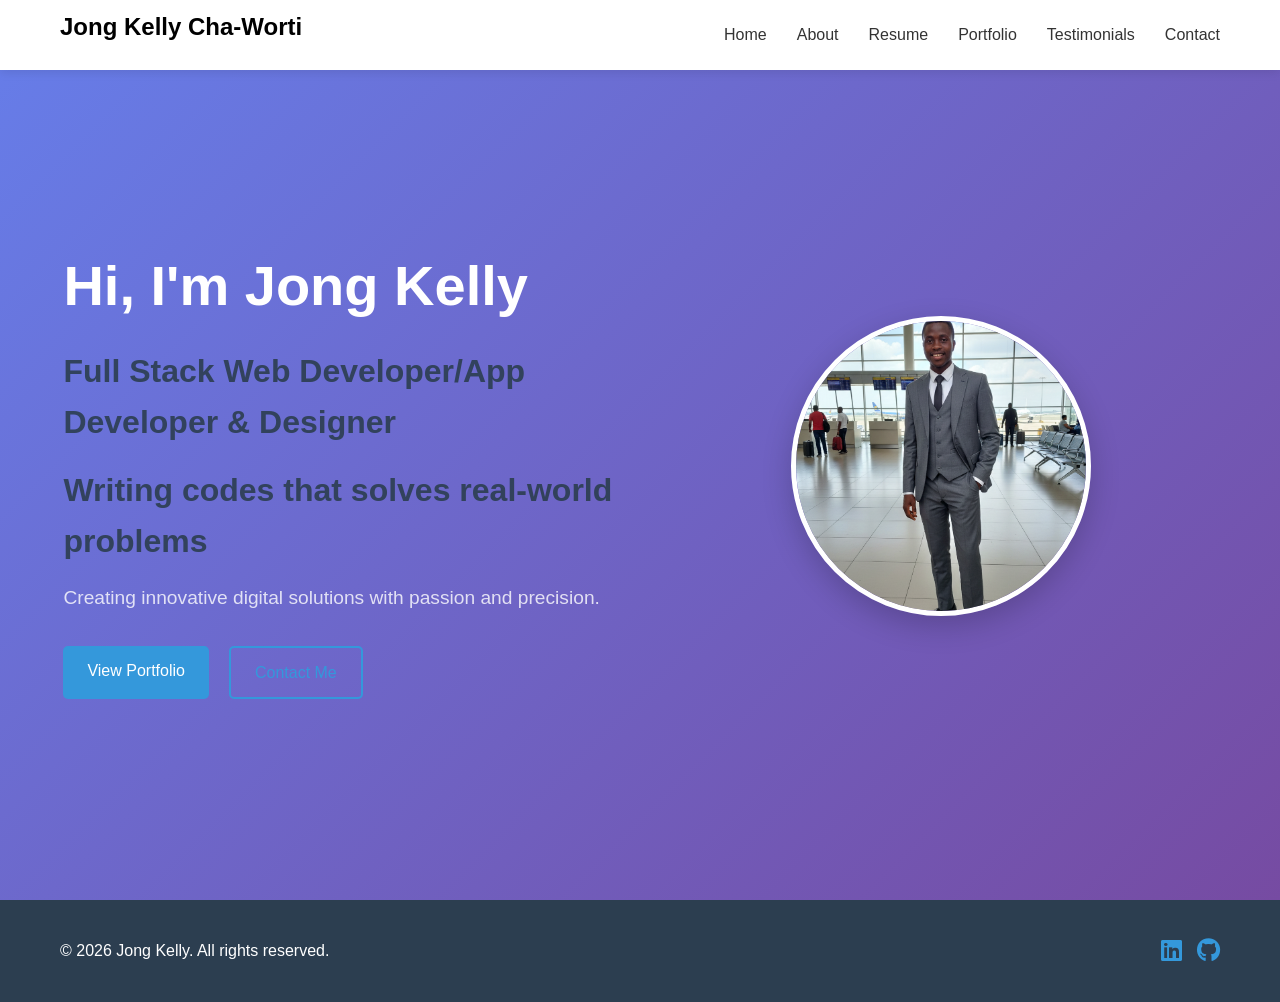
<file: index.html>
<!DOCTYPE html>
<html lang="en">
<head>
    <meta charset="UTF-8">
    <meta name="viewport" content="width=device-width, initial-scale=1.0">
    <title>Jong Kelly - Portfolio</title>
    <meta name="description" content="Personal portfolio of Jong Kelly showcasing skills, projects, and professional experience.">
    <meta name="keywords" content="portfolio, web developer, Jong Kelly, projects, resume">
    <link rel="stylesheet" href="https://cdnjs.cloudflare.com/ajax/libs/font-awesome/6.0.0/css/all.min.css">
    <link rel="stylesheet" href="css/style.css">
    <link rel="icon" href="images/favicon.ico" type="image/x-icon">
</head>
<body>
    <header>
        <nav>
            <div class="nav-container">
                <h1 class="logo">Jong Kelly Cha-Worti</h1>
                <ul class="nav-menu">
                    <li><a href="#home">Home</a></li>
                    <li><a href="about.html">About</a></li>
                    <li><a href="resume.html">Resume</a></li>
                    <li><a href="portfolio.html">Portfolio</a></li>
                    <li><a href="testimonials.html">Testimonials</a></li>
                    <li><a href="contact.html">Contact</a></li>
                </ul>
                <div class="hamburger">
                    <span></span>
                    <span></span>
                    <span></span>
                </div>
            </div>
        </nav>
    </header>

    <main>
        <section id="home" class="hero">
            <div class="hero-content">
                <div class="hero-text">
                    <h1>Hi, I'm Jong Kelly</h1>
                    <h2>Full Stack Web Developer/App Developer & Designer</h2>
                    <h2>Writing codes that solves real-world problems</h2>
                    <p>Creating innovative digital solutions with passion and precision.</p>
                    <div class="cta-buttons">
                        <a href="portfolio.html" class="btn primary">View Portfolio</a>
                        <a href="contact.html" class="btn secondary">Contact Me</a>
                    </div>
                </div>
                <div class="hero-image">
                    <img src="Kelly Popo.png" alt="Jong Kelly - Professional Portrait" loading="lazy">
                </div>
            </div>
        </section>
    </main>

    <footer>
        <div class="footer-content">
            <p>&copy; 2026 Jong Kelly. All rights reserved.</p>
            <div class="social-links">
                <a href="https://www.linkedin.com/in/jong-kelly-cha-worti-39565b392?utm_source=share_via&utm_content=profile&utm_medium=member_android" target="_blank" aria-label="LinkedIn"><i class="fab fa-linkedin"></i></a>
                <a href="https://github.com/jongkelly37-create" target="_blank" aria-label="Github"><i class="fab fa-github"></i></a>
            </div>
        </div>
    </footer>

    <script src="js/script.js"></script>
</body>
</html>
</file>
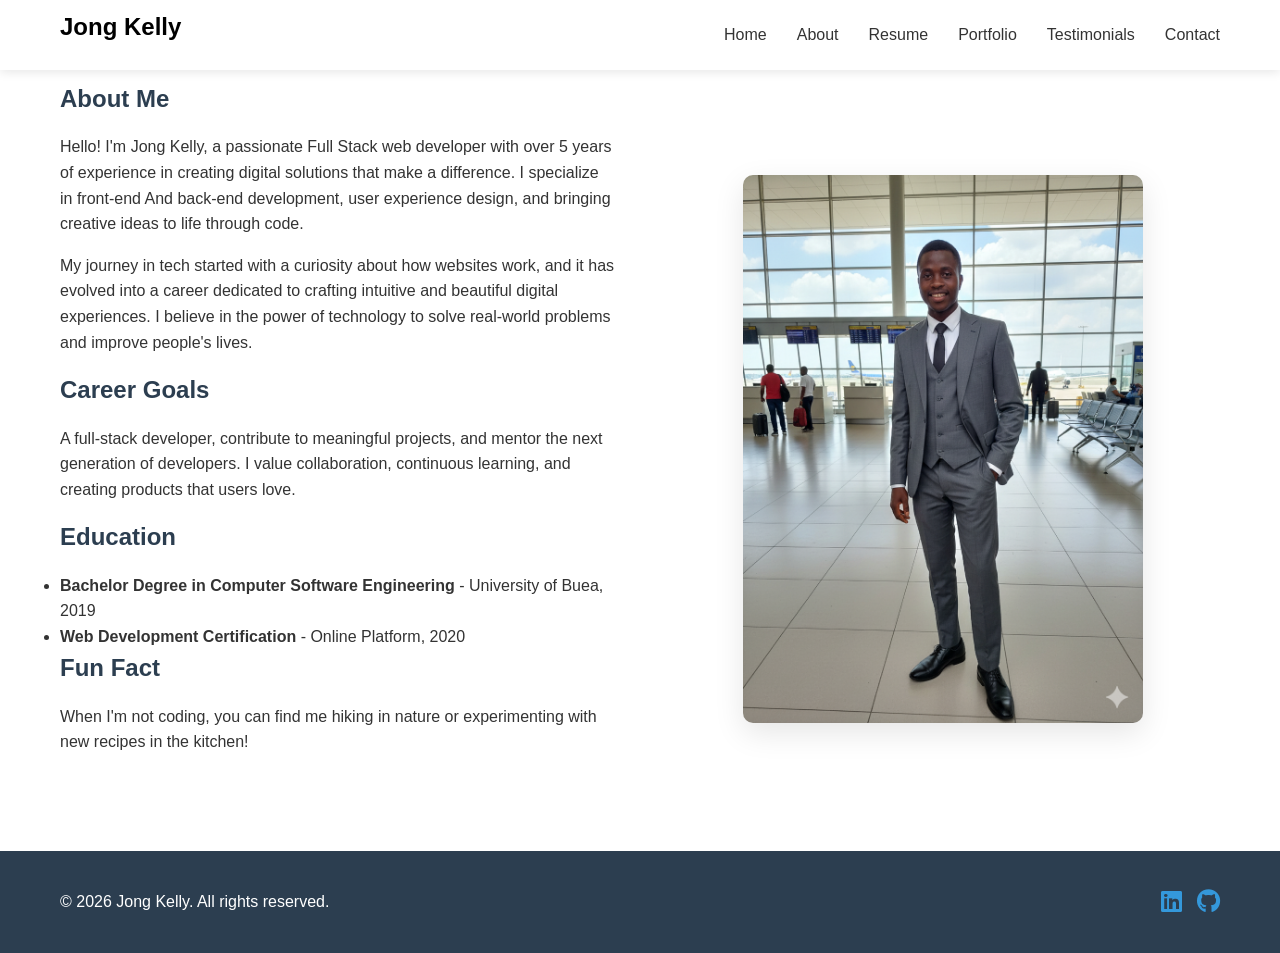
<file: about.html>
<!DOCTYPE html>
<html lang="en">
<head>
    <meta charset="UTF-8">
    <meta name="viewport" content="width=device-width, initial-scale=1.0">
    <title>About Me - Jong Kelly</title>
    <meta name="description" content="Learn more about Jong Kelly's background, career goals, and professional journey.">
    <link rel="stylesheet" href="https://cdnjs.cloudflare.com/ajax/libs/font-awesome/6.0.0/css/all.min.css">
    <link rel="stylesheet" href="css/style.css">
</head>
<body>
    <header>
        <nav>
            <div class="nav-container">
                <h1 class="logo">Jong Kelly</h1>
                <ul class="nav-menu">
                    <li><a href="index.html">Home</a></li>
                    <li><a href="about.html">About</a></li>
                    <li><a href="resume.html">Resume</a></li>
                    <li><a href="portfolio.html">Portfolio</a></li>
                    <li><a href="testimonials.html">Testimonials</a></li>
                    <li><a href="contact.html">Contact</a></li>
                </ul>
                <div class="hamburger">
                    <span></span>
                    <span></span>
                    <span></span>
                </div>
            </div>
        </nav>
    </header>

    <main>
        <section class="about">
            <div class="container">
                <h1>About Me</h1>
                <div class="about-content">
                    <div class="about-text">
                        <p>Hello! I'm Jong Kelly, a passionate Full Stack web developer with over 5 years of experience in creating digital solutions that make a difference. I specialize in front-end And back-end development, user experience design, and bringing creative ideas to life through code.</p>
                        <p>My journey in tech started with a curiosity about how websites work, and it has evolved into a career dedicated to crafting intuitive and beautiful digital experiences. I believe in the power of technology to solve real-world problems and improve people's lives.</p>
                        <h2>Career Goals</h2>
                        <p>A full-stack developer, contribute to meaningful projects, and mentor the next generation of developers. I value collaboration, continuous learning, and creating products that users love.</p>
                        <h2>Education</h2>
                        <ul>
                            <li><strong>Bachelor Degree in Computer Software Engineering</strong> - University of Buea, 2019</li>
                            <li><strong>Web Development Certification</strong> - Online Platform, 2020</li>
                        </ul>
                        <h2>Fun Fact</h2>
                        <p>When I'm not coding, you can find me hiking in nature or experimenting with new recipes in the kitchen!</p>
                    </div>
                    <div class="about-image">
                        <img src="Kelly Popo.png" alt="Jong Kelly working on a project" loading="lazy">
                    </div>
                </div>
            </div>
        </section>
    </main>

    <footer>
        <div class="footer-content">
            <p>&copy; 2026 Jong Kelly. All rights reserved.</p>
            <div class="social-links">
                <a href="https://www.linkedin.com/in/jong-kelly-cha-worti-39565b392?utm_source=share_via&utm_content=profile&utm_medium=member_android" target="_blank" aria-label="LinkedIn"><i class="fab fa-linkedin"></i></a>
                <a href="https://github.com/jongkelly37-create" target="_blank" aria-label="Github"><i class="fab fa-github"></i></a>
            </div>
        </div>
    </footer>

    <script src="js/script.js"></script>
</body>
</html>
</file>
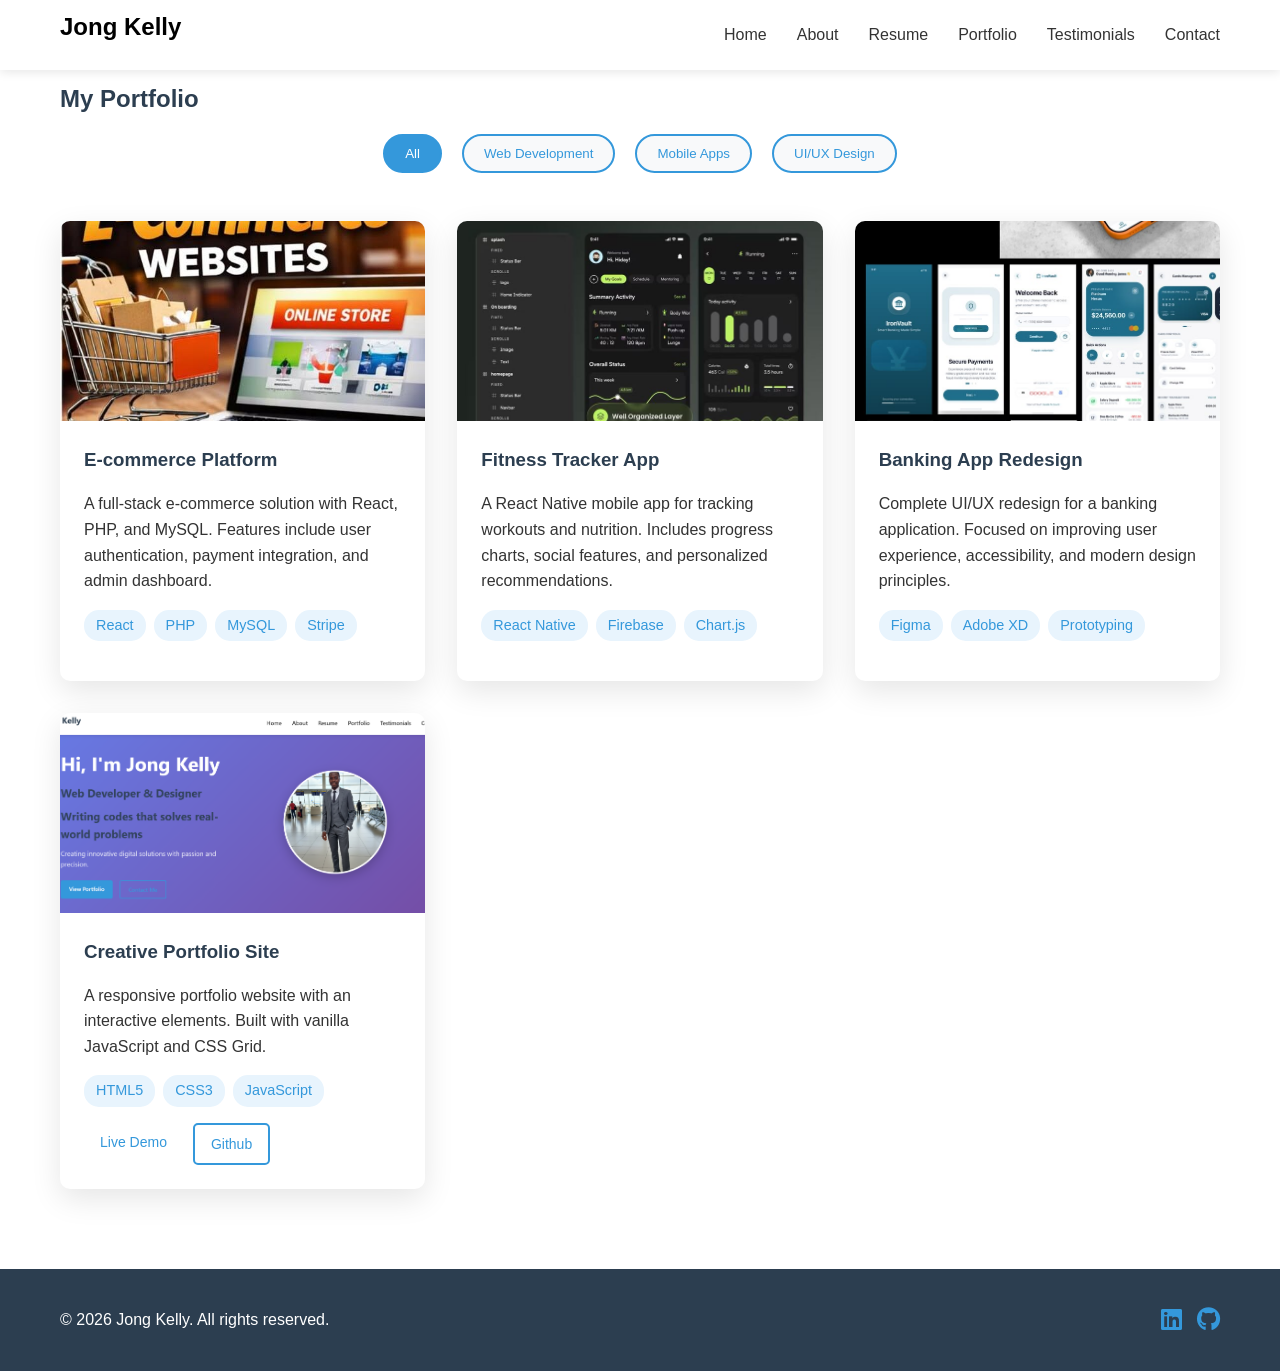
<file: portfolio.html>
<!DOCTYPE html>
<html lang="en">
<head>
    <meta charset="UTF-8">
    <meta name="viewport" content="width=device-width, initial-scale=1.0">
    <title>Portfolio - Jong Kelly</title>
    <meta name="description" content="Explore Jong Kelly's portfolio of web development projects and case studies.">
    <link rel="stylesheet" href="https://cdnjs.cloudflare.com/ajax/libs/font-awesome/6.0.0/css/all.min.css">
    <link rel="stylesheet" href="css/style.css">
</head>
<body>
    <header>
        <nav>
            <div class="nav-container">
                <h1 class="logo">Jong Kelly</h1>
                <ul class="nav-menu">
                    <li><a href="index.html">Home</a></li>
                    <li><a href="about.html">About</a></li>
                    <li><a href="resume.html">Resume</a></li>
                    <li><a href="portfolio.html">Portfolio</a></li>
                    <li><a href="testimonials.html">Testimonials</a></li>
                    <li><a href="contact.html">Contact</a></li>
                </ul>
                <div class="hamburger">
                    <span></span>
                    <span></span>
                    <span></span>
                </div>
            </div>
        </nav>
    </header>

    <main>
        <section class="portfolio">
            <div class="container">
                <h1>My Portfolio</h1>
                <div class="filter-buttons">
                    <button class="filter-btn active" data-filter="all">All</button>
                    <button class="filter-btn" data-filter="web">Web Development</button>
                    <button class="filter-btn" data-filter="mobile">Mobile Apps</button>
                    <button class="filter-btn" data-filter="design">UI/UX Design</button>
                </div>
                <div class="projects-grid">
                    <div class="project-card" data-category="web">
                        <div class="project-image">
                            <img src="E-Commerce.jpg" alt="E-commerce Website" loading="lazy">
                        </div>
                        <div class="project-info">
                            <h3>E-commerce Platform</h3>
                            <p>A full-stack e-commerce solution with React, PHP, and MySQL. Features include user authentication, payment integration, and admin dashboard.</p>
                            <div class="project-tech">
                                <span>React</span>
                                <span>PHP</span>
                                <span>MySQL</span>
                                <span>Stripe</span>
                            </div>
                        </div>
                    </div>
                    <div class="project-card" data-category="mobile">
                        <div class="project-image">
                            <img src="Fitness.jpg" alt="Fitness Tracking App" loading="lazy">
                        </div>
                        <div class="project-info">
                            <h3>Fitness Tracker App</h3>
                            <p>A React Native mobile app for tracking workouts and nutrition. Includes progress charts, social features, and personalized recommendations.</p>
                            <div class="project-tech">
                                <span>React Native</span>
                                <span>Firebase</span>
                                <span>Chart.js</span>
                            </div>
                        </div>
                    </div>
                    <div class="project-card" data-category="design">
                        <div class="project-image">
                            <img src="Banking.jpg" alt="Banking App UI" loading="lazy">
                        </div>
                        <div class="project-info">
                            <h3>Banking App Redesign</h3>
                            <p>Complete UI/UX redesign for a banking application. Focused on improving user experience, accessibility, and modern design principles.</p>
                            <div class="project-tech">
                                <span>Figma</span>
                                <span>Adobe XD</span>
                                <span>Prototyping</span>
                            </div>
                        </div>
                    </div>
                    <div class="project-card" data-category="web">
                        <div class="project-image">
                            <img src="port.png" alt="Portfolio Website" loading="lazy">
                        </div>
                        <div class="project-info">
                            <h3>Creative Portfolio Site</h3>
                            <p>A responsive portfolio website with an interactive elements. Built with vanilla JavaScript and CSS Grid.</p>
                            <div class="project-tech">
                                <span>HTML5</span>
                                <span>CSS3</span>
                                <span>JavaScript</span>
                            </div>
                            <div class="project-links">
                                <a href="index.html" target="_blank" class="btn small">Live Demo</a>
                                <a href="https://github.com/jongkelly37-create" target="_blank" class="btn small secondary">Github</a>
                            </div>
                        </div>
                    </div>
                </div>
            </div>
        </section>
    </main>

    <footer>
        <div class="footer-content">
            <p>&copy; 2026 Jong Kelly. All rights reserved.</p>
            <div class="social-links">
                <a href="https://www.linkedin.com/in/jong-kelly-cha-worti-39565b392?utm_source=share_via&utm_content=profile&utm_medium=member_android" target="_blank" aria-label="LinkedIn"><i class="fab fa-linkedin"></i></a>
                <a href="https://github.com/jongkelly37-create" target="_blank" aria-label="GitHub"><i class="fab fa-github"></i></a>
            </div>
        </div>
    </footer>

    <script src="js/script.js"></script>
</body>
</html>
</file>
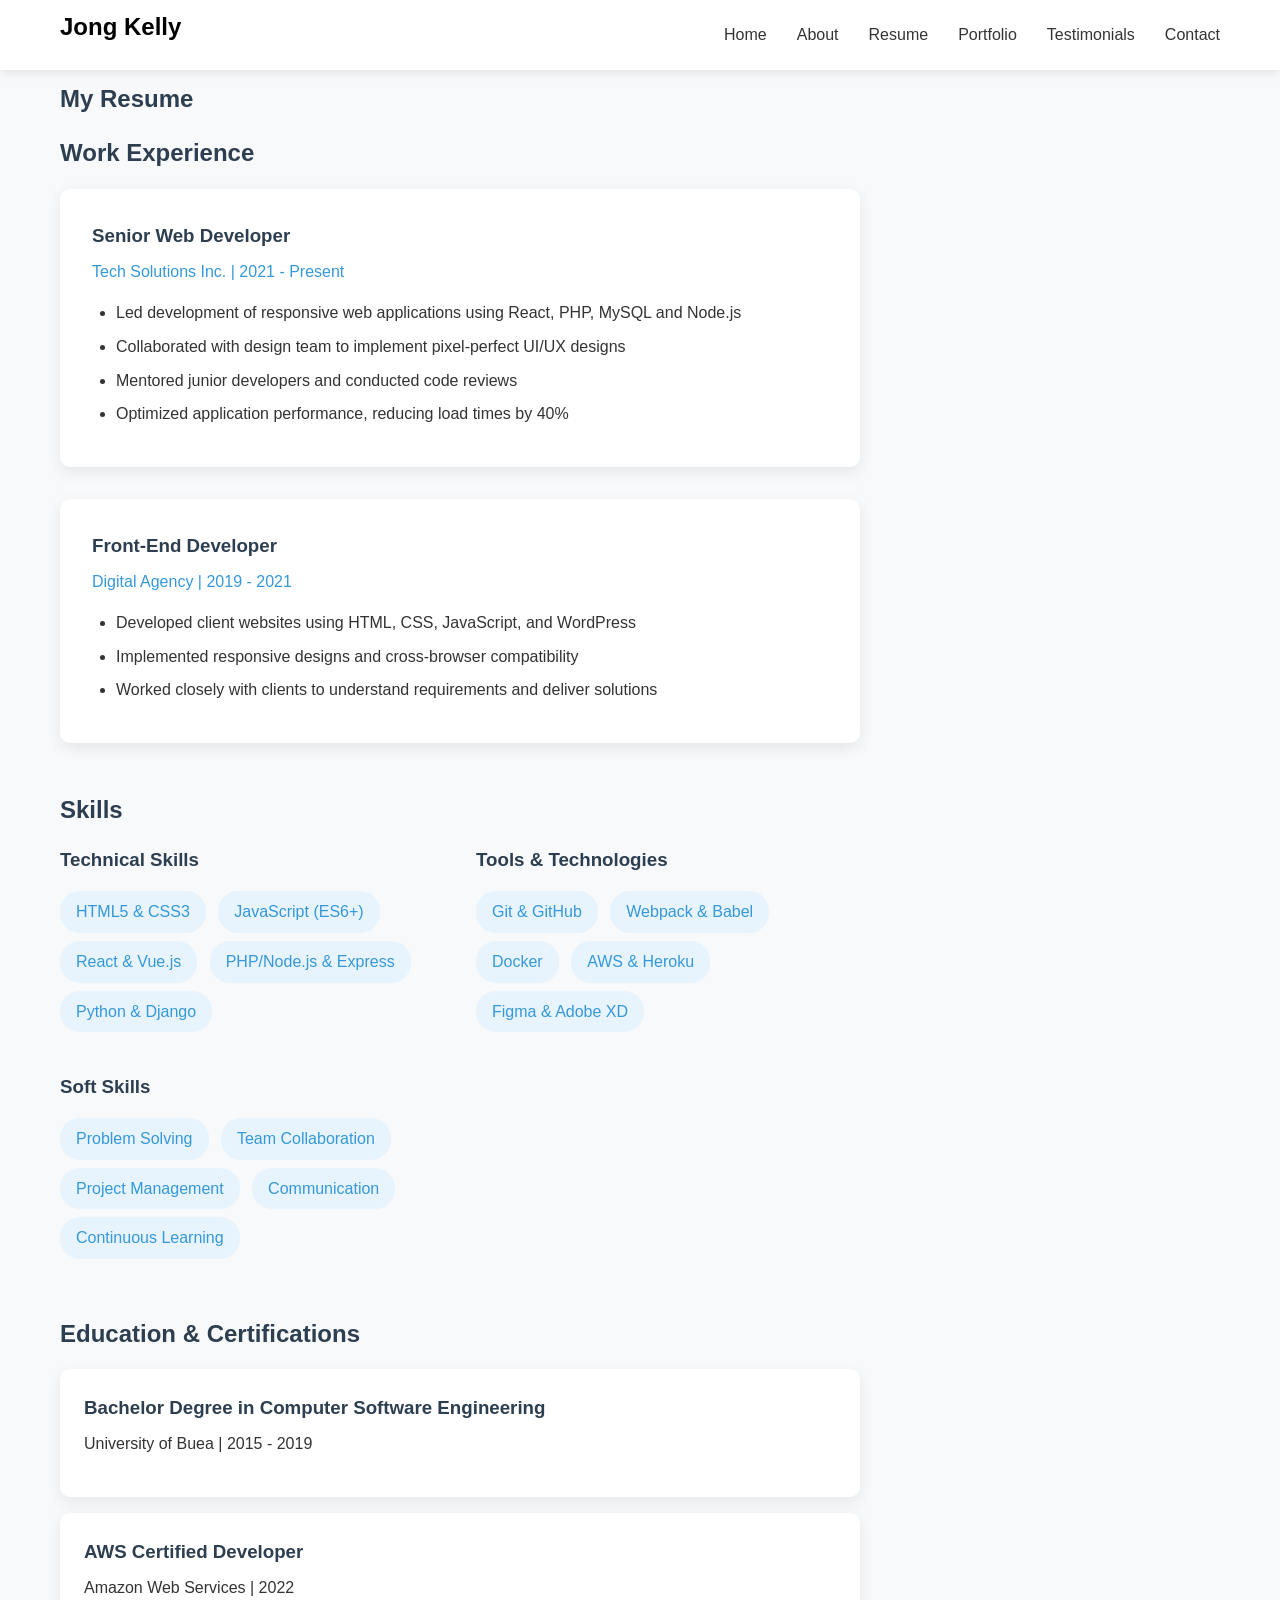
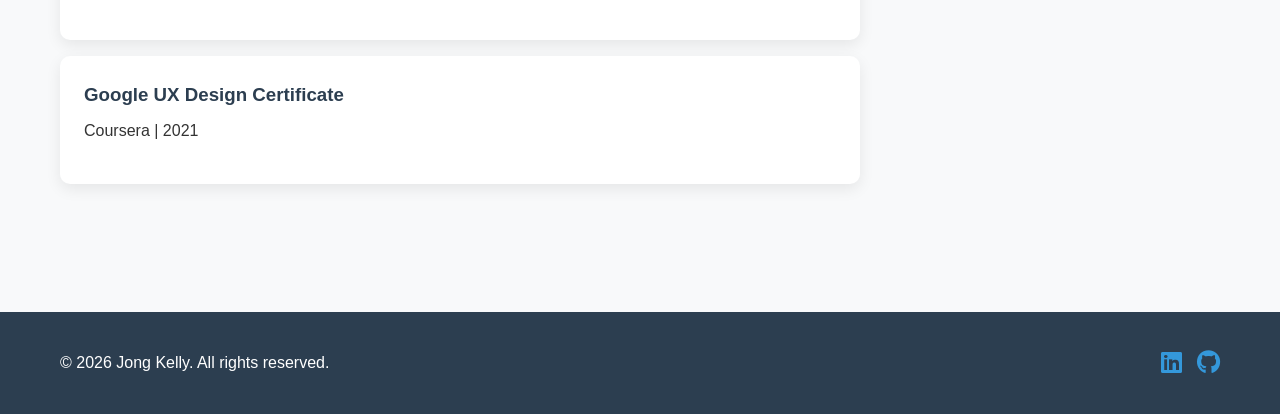
<file: resume.html>
<!DOCTYPE html>
<html lang="en">
<head>
    <meta charset="UTF-8">
    <meta name="viewport" content="width=device-width, initial-scale=1.0">
    <title>Resume - Jong Kelly</title>
    <meta name="description" content="View Jong Kelly's professional resume, including work experience, skills, and education.">
    <link rel="stylesheet" href="https://cdnjs.cloudflare.com/ajax/libs/font-awesome/6.0.0/css/all.min.css">
    <link rel="stylesheet" href="css/style.css">
</head>
<body>
    <header>
        <nav>
            <div class="nav-container">
                <h1 class="logo">Jong Kelly</h1>
                <ul class="nav-menu">
                    <li><a href="index.html">Home</a></li>
                    <li><a href="about.html">About</a></li>
                    <li><a href="resume.html">Resume</a></li>
                    <li><a href="portfolio.html">Portfolio</a></li>
                    <li><a href="testimonials.html">Testimonials</a></li>
                    <li><a href="contact.html">Contact</a></li>
                </ul>
                <div class="hamburger">
                    <span></span>
                    <span></span>
                    <span></span>
                </div>
            </div>
        </nav>
    </header>

    <main>
        <section class="resume">
            <div class="container">
                <h1>My Resume</h1>
                <div class="resume-content">
                    <div class="resume-section">
                        <h2>Work Experience</h2>
                        <div class="experience-item">
                            <h3>Senior Web Developer</h3>
                            <p class="company">Tech Solutions Inc. | 2021 - Present</p>
                            <ul>
                                <li>Led development of responsive web applications using React, PHP, MySQL and Node.js</li>
                                <li>Collaborated with design team to implement pixel-perfect UI/UX designs</li>
                                <li>Mentored junior developers and conducted code reviews</li>
                                <li>Optimized application performance, reducing load times by 40%</li>
                            </ul>
                        </div>
                        <div class="experience-item">
                            <h3>Front-End Developer</h3>
                            <p class="company">Digital Agency | 2019 - 2021</p>
                            <ul>
                                <li>Developed client websites using HTML, CSS, JavaScript, and WordPress</li>
                                <li>Implemented responsive designs and cross-browser compatibility</li>
                                <li>Worked closely with clients to understand requirements and deliver solutions</li>
                            </ul>
                        </div>
                    </div>

                    <div class="resume-section">
                        <h2>Skills</h2>
                        <div class="skills-grid">
                            <div class="skill-category">
                                <h3>Technical Skills</h3>
                                <ul>
                                    <li>HTML5 & CSS3</li>
                                    <li>JavaScript (ES6+)</li>
                                    <li>React & Vue.js</li>
                                    <li>PHP/Node.js & Express</li>
                                    <li>Python & Django</li>
                                </ul>
                            </div>
                            <div class="skill-category">
                                <h3>Tools & Technologies</h3>
                                <ul>
                                    <li>Git & GitHub</li>
                                    <li>Webpack & Babel</li>
                                    <li>Docker</li>
                                    <li>AWS & Heroku</li>
                                    <li>Figma & Adobe XD</li>
                                </ul>
                            </div>
                            <div class="skill-category">
                                <h3>Soft Skills</h3>
                                <ul>
                                    <li>Problem Solving</li>
                                    <li>Team Collaboration</li>
                                    <li>Project Management</li>
                                    <li>Communication</li>
                                    <li>Continuous Learning</li>
                                </ul>
                            </div>
                        </div>
                    </div>

                    <div class="resume-section">
                        <h2>Education & Certifications</h2>
                        <div class="education-item">
                            <h3>Bachelor Degree in Computer Software Engineering</h3>
                            <p>University of Buea | 2015 - 2019</p>
                        </div>
                        <div class="education-item">
                            <h3>AWS Certified Developer</h3>
                            <p>Amazon Web Services | 2022</p>
                        </div>
                        <div class="education-item">
                            <h3>Google UX Design Certificate</h3>
                            <p>Coursera | 2021</p>
                        </div>
                    </div>
                    </div>
                </div>
            </div>
        </section>
    </main>

    <footer>
        <div class="footer-content">
            <p>&copy; 2026 Jong Kelly. All rights reserved.</p>
            <div class="social-links">
                <a href="https://www.linkedin.com/in/jong-kelly-cha-worti-39565b392?utm_source=share_via&utm_content=profile&utm_medium=member_android" target="_blank" aria-label="LinkedIn"><i class="fab fa-linkedin"></i></a>
                <a href="https://github.com/jongkelly37-create" target="_blank" aria-label="GitHub"><i class="fab fa-github"></i></a>
            </div>
        </div>
    </footer>

    <script src="js/script.js"></script>
</body>
</html>
</file>
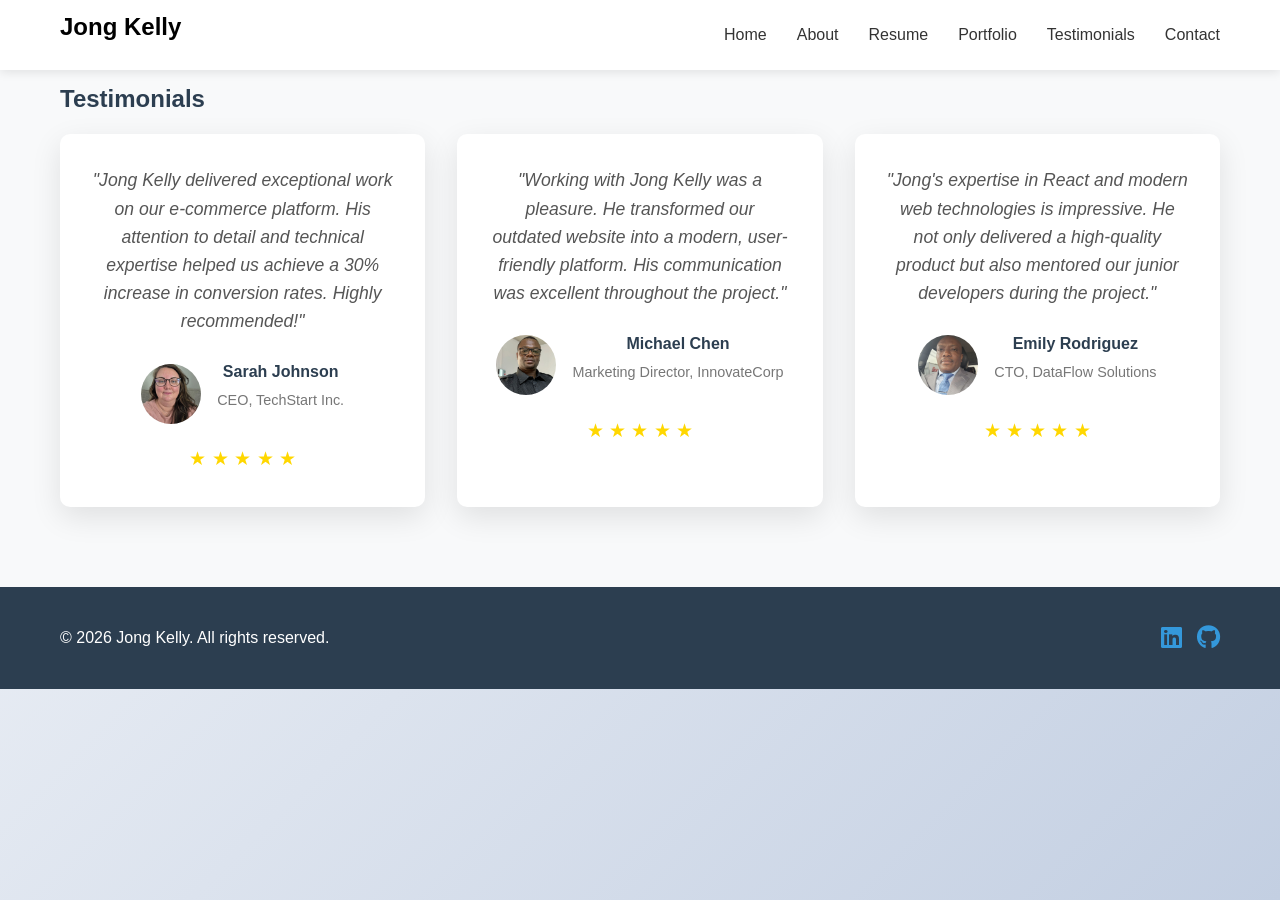
<file: testimonials.html>
<!DOCTYPE html>
<html lang="en">
<head>
    <meta charset="UTF-8">
    <meta name="viewport" content="width=device-width, initial-scale=1.0">
    <title>Testimonials - Jong Kelly</title>
    <meta name="description" content="Read testimonials and feedback from clients and colleagues about Jong Kelly's work.">
    <link rel="stylesheet" href="https://cdnjs.cloudflare.com/ajax/libs/font-awesome/6.0.0/css/all.min.css">
    <link rel="stylesheet" href="css/style.css">
</head>
<body>
    <header>
        <nav>
            <div class="nav-container">
                <h1 class="logo">Jong Kelly</h1>
                <ul class="nav-menu">
                    <li><a href="index.html">Home</a></li>
                    <li><a href="about.html">About</a></li>
                    <li><a href="resume.html">Resume</a></li>
                    <li><a href="portfolio.html">Portfolio</a></li>
                    <li><a href="testimonials.html">Testimonials</a></li>
                    <li><a href="contact.html">Contact</a></li>
                </ul>
                <div class="hamburger">
                    <span></span>
                    <span></span>
                    <span></span>
                </div>
            </div>
        </nav>
    </header>

    <main>
        <section class="testimonials">
            <div class="container">
                <h1>Testimonials</h1>
                <div class="testimonials-grid">
                    <div class="testimonial-card">
                        <div class="testimonial-content">
                            <p>"Jong Kelly delivered exceptional work on our e-commerce platform. His attention to detail and technical expertise helped us achieve a 30% increase in conversion rates. Highly recommended!"</p>
                        </div>
                        <div class="testimonial-author">
                            <img src="Sarah Johnson.jpg" alt="Sarah Johnson" loading="lazy">
                            <div>
                                <h4>Sarah Johnson</h4>
                                <p>CEO, TechStart Inc.</p>
                            </div>
                        </div>
                        <div class="rating">
                            <span class="star">★</span>
                            <span class="star">★</span>
                            <span class="star">★</span>
                            <span class="star">★</span>
                            <span class="star">★</span>
                        </div>
                    </div>
                    <div class="testimonial-card">
                        <div class="testimonial-content">
                            <p>"Working with Jong Kelly was a pleasure. He transformed our outdated website into a modern, user-friendly platform. His communication was excellent throughout the project."</p>
                        </div>
                        <div class="testimonial-author">
                            <img src="Michael Chen.jpg" alt="Michael Chen" loading="lazy">
                            <div>
                                <h4>Michael Chen</h4>
                                <p>Marketing Director, InnovateCorp</p>
                            </div>
                        </div>
                        <div class="rating">
                            <span class="star">★</span>
                            <span class="star">★</span>
                            <span class="star">★</span>
                            <span class="star">★</span>
                            <span class="star">★</span>
                        </div>
                    </div>
                    <div class="testimonial-card">
                        <div class="testimonial-content">
                            <p>"Jong's expertise in React and modern web technologies is impressive. He not only delivered a high-quality product but also mentored our junior developers during the project."</p>
                        </div>
                        <div class="testimonial-author">
                            <img src="Emily.jpg" alt="Emily Rodriguez" loading="lazy">
                            <div>
                                <h4>Emily Rodriguez</h4>
                                <p>CTO, DataFlow Solutions</p>
                            </div>
                        </div>
                        <div class="rating">
                            <span class="star">★</span>
                            <span class="star">★</span>
                            <span class="star">★</span>
                            <span class="star">★</span>
                            <span class="star">★</span>
                        </div>
                    </div>
                </div>
            </div>
        </section>
    </main>

    <footer>
        <div class="footer-content">
            <p>&copy; 2026 Jong Kelly. All rights reserved.</p>
            <div class="social-links">
                <a href="https://github.com/jongkelly37-create" target="_blank" aria-label="LinkedIn"><i class="fab fa-linkedin"></i></a>
                <a href="https://www.linkedin.com/in/jong-kelly-cha-worti-39565b392?utm_source=share_via&utm_content=profile&utm_medium=member_android" target="_blank" aria-label="GitHub"><i class="fab fa-github"></i></a>
            </div>
        </div>
    </footer>

    <script src="js/script.js"></script>
</body>
</html>
</file>
<file: css/style.css>
/* Reset and Base Styles */
* {
    margin: 0;
    padding: 0;
    box-sizing: border-box;
}

body {
    font-family: 'Segoe UI', Tahoma, Geneva, Verdana, sans-serif;
    line-height: 1.6;
    color: #333;
    background: linear-gradient(135deg, #f5f7fa 0%, #c3cfe2 100%);
    min-height: 100vh;
}

.container {
    max-width: 1200px;
    margin: 0 auto;
    padding: 0 20px;
}

h1, h2, h3, h4 {
    margin-bottom: 1rem;
    color: #2c3e50;
}

p {
    margin-bottom: 1rem;
}

a {
    text-decoration: none;
    color: #3498db;
    transition: color 0.3s ease;
}

a:hover {
    color: #2980b9;
}

.btn {
    display: inline-block;
    padding: 12px 24px;
    border: none;
    border-radius: 5px;
    cursor: pointer;
    font-size: 16px;
    font-weight: 500;
    text-align: center;
    transition: all 0.3s ease;
}

.btn.primary {
    background-color: #3498db;
    color: white;
}

.btn.primary:hover {
    background-color: #2980b9;
    transform: translateY(-2px);
}

.btn.secondary {
    background-color: transparent;
    color: #3498db;
    border: 2px solid #3498db;
}

.btn.secondary:hover {
    background-color: #3498db;
    color: white;
}

.btn.small {
    padding: 8px 16px;
    font-size: 14px;
}

/* Header and Navigation */
header {
    background-color: white;
    box-shadow: 0 2px 10px rgba(0, 0, 0, 0.1);
    position: fixed;
    top: 0;
    width: 100%;
    z-index: 1000;
}

.nav-container {
    max-width: 1200px;
    margin: 0 auto;
    padding: 0 20px;
    display: flex;
    justify-content: space-between;
    align-items: center;
    height: 70px;
}

.logo {
    font-size: 24px;
    font-weight: bold;
    color: blACK;
}

.nav-menu {
    display: flex;
    list-style: none;
}

.nav-menu li {
    margin-left: 30px;
}

.nav-menu a {
    color: #333;
    font-weight: 500;
    transition: color 0.3s ease;
}

.nav-menu a:hover,
.nav-menu a.active {
    color: #3498db;
}

.hamburger {
    display: none;
    flex-direction: column;
    cursor: pointer;
}

.hamburger span {
    width: 25px;
    height: 3px;
    background-color: #333;
    margin: 3px 0;
    transition: 0.3s;
}

/* Hero Section */
.hero {
    background: linear-gradient(135deg, #667eea 0%, #764ba2 100%);
    color: white;
    padding: 120px 0 80px;
    min-height: 100vh;
    display: flex;
    align-items: center;
}

.hero-content {
    max-width: 1200px;
    margin: 0 auto;
    padding: 0 20px;
    display: flex;
    align-items: center;
    gap: 50px;
}

.hero-text {
    flex: 1;
}

.hero-text h1 {
    font-size: 3.5rem;
    margin-bottom: 1rem;
    color: white;
}

.hero-text h2 {
    font-size: 2rem;
    margin-bottom: 1rem;
    opacity: 0.9;
}

.hero-text p {
    font-size: 1.2rem;
    margin-bottom: 2rem;
    opacity: 0.8;
}

.cta-buttons {
    display: flex;
    gap: 20px;
}

.hero-image {
    flex: 1;
    text-align: center;
}

.hero-image img {
    width: 300px;
    height: 300px;
    border-radius: 50%;
    object-fit: cover;
    border: 5px solid white;
    box-shadow: 0 10px 30px rgba(0, 0, 0, 0.2);
}

/* About Section */
.about {
    padding: 80px 0;
    background-color: white;
}

.about-content {
    display: flex;
    gap: 50px;
    align-items: center;
}

.about-text {
    flex: 1;
}

.about-image {
    flex: 1;
    text-align: center;
}

.about-image img {
    width: 100%;
    max-width: 400px;
    border-radius: 10px;
    box-shadow: 0 10px 30px rgba(0, 0, 0, 0.1);
}

/* Resume Section */
.resume {
    padding: 80px 0;
    background-color: #f8f9fa;
}

.resume-content {
    max-width: 800px;
}

.resume-section {
    margin-bottom: 3rem;
}

.experience-item {
    background-color: white;
    padding: 2rem;
    border-radius: 10px;
    margin-bottom: 2rem;
    box-shadow: 0 5px 15px rgba(0, 0, 0, 0.08);
}

.experience-item h3 {
    color: #2c3e50;
    margin-bottom: 0.5rem;
}

.company {
    color: #3498db;
    font-weight: 500;
    margin-bottom: 1rem;
}

.experience-item ul {
    padding-left: 1.5rem;
}

.experience-item li {
    margin-bottom: 0.5rem;
}

.skills-grid {
    display: grid;
    grid-template-columns: repeat(auto-fit, minmax(250px, 1fr));
    gap: 2rem;
}

.skill-category h3 {
    color: #2c3e50;
    margin-bottom: 1rem;
}

.skill-category ul {
    list-style: none;
    padding: 0;
}

.skill-category li {
    background-color: #e8f4fd;
    color: #3498db;
    padding: 0.5rem 1rem;
    margin-bottom: 0.5rem;
    border-radius: 20px;
    display: inline-block;
    margin-right: 0.5rem;
}

.education-item {
    background-color: white;
    padding: 1.5rem;
    border-radius: 10px;
    margin-bottom: 1rem;
    box-shadow: 0 5px 15px rgba(0, 0, 0, 0.08);
}

.education-item h3 {
    color: #2c3e50;
    margin-bottom: 0.5rem;
}

.download-resume {
    text-align: center;
    margin-top: 2rem;
}

/* Portfolio Section */
.portfolio {
    padding: 80px 0;
    background-color: white;
}

.filter-buttons {
    display: flex;
    justify-content: center;
    gap: 20px;
    margin-bottom: 3rem;
    flex-wrap: wrap;
}

.filter-btn {
    padding: 10px 20px;
    background-color: #f8f9fa;
    border: 2px solid #3498db;
    color: #3498db;
    border-radius: 25px;
    cursor: pointer;
    transition: all 0.3s ease;
}

.filter-btn.active,
.filter-btn:hover {
    background-color: #3498db;
    color: white;
}

.projects-grid {
    display: grid;
    grid-template-columns: repeat(auto-fit, minmax(350px, 1fr));
    gap: 2rem;
}

.project-card {
    background-color: white;
    border-radius: 10px;
    overflow: hidden;
    box-shadow: 0 10px 30px rgba(0, 0, 0, 0.1);
    transition: transform 0.3s ease, box-shadow 0.3s ease;
}

.project-card:hover {
    transform: translateY(-10px);
    box-shadow: 0 20px 40px rgba(0, 0, 0, 0.15);
}

.project-image {
    height: 200px;
    overflow: hidden;
}

.project-image img {
    width: 100%;
    height: 100%;
    object-fit: cover;
    transition: transform 0.3s ease;
}

.project-card:hover .project-image img {
    transform: scale(1.1);
}

.project-info {
    padding: 1.5rem;
}

.project-info h3 {
    color: #2c3e50;
    margin-bottom: 1rem;
}

.project-tech {
    display: flex;
    flex-wrap: wrap;
    gap: 0.5rem;
    margin: 1rem 0;
}

.project-tech span {
    background-color: #e8f4fd;
    color: #3498db;
    padding: 0.25rem 0.75rem;
    border-radius: 15px;
    font-size: 0.9rem;
}

.project-links {
    display: flex;
    gap: 10px;
    margin-top: 1rem;
}

/* Testimonials Section */
.testimonials {
    padding: 80px 0;
    background-color: #f8f9fa;
}

.testimonials-grid {
    display: grid;
    grid-template-columns: repeat(auto-fit, minmax(350px, 1fr));
    gap: 2rem;
}

.testimonial-card {
    background-color: white;
    padding: 2rem;
    border-radius: 10px;
    box-shadow: 0 10px 30px rgba(0, 0, 0, 0.1);
    text-align: center;
}

.testimonial-content p {
    font-style: italic;
    font-size: 1.1rem;
    margin-bottom: 1.5rem;
    color: #555;
}

.testimonial-author {
    display: flex;
    align-items: center;
    justify-content: center;
    margin-bottom: 1rem;
}

.testimonial-author img {
    width: 60px;
    height: 60px;
    border-radius: 50%;
    margin-right: 1rem;
    object-fit: cover;
}

.testimonial-author h4 {
    color: #2c3e50;
    margin-bottom: 0.25rem;
}

.testimonial-author p {
    color: #777;
    font-size: 0.9rem;
}

.rating {
    color: #ffd700;
    font-size: 1.2rem;
}

/* Contact Section */
.contact {
    padding: 80px 0;
    background-color: white;
}

.contact-content {
    display: grid;
    grid-template-columns: 1fr 1fr;
    gap: 4rem;
}

.contact-form {
    background-color: #f8f9fa;
    padding: 2rem;
    border-radius: 10px;
}

.form-group {
    margin-bottom: 1.5rem;
}

.form-group label {
    display: block;
    margin-bottom: 0.5rem;
    font-weight: 500;
    color: #2c3e50;
}

.form-group input,
.form-group textarea {
    width: 100%;
    padding: 12px;
    border: 2px solid #ddd;
    border-radius: 5px;
    font-size: 16px;
    transition: border-color 0.3s ease;
}

.form-group input:focus,
.form-group textarea:focus {
    outline: none;
    border-color: #3498db;
}

.contact-info {
    padding-top: 2rem;
}

.info-item {
    margin-bottom: 2rem;
}

.info-item h3 {
    color: #2c3e50;
    margin-bottom: 0.5rem;
}

.info-item p {
    color: #555;
}

.social-links {
    display: flex;
    gap: 15px;
    margin-top: 1rem;
}

.social-links a {
    color: #3498db;
    font-size: 1.5rem;
    transition: color 0.3s ease;
}

.social-links a:hover {
    color: #2980b9;
}

/* Footer */
footer {
    background-color: #2c3e50;
    color: white;
    padding: 2rem 0;
    text-align: center;
}

.footer-content {
    max-width: 1200px;
    margin: 0 auto;
    padding: 0 20px;
    display: flex;
    justify-content: space-between;
    align-items: center;
}

.footer-content p {
    margin: 0;
}

.footer-content .social-links {
    margin: 0;
}

/* Responsive Design */
@media (max-width: 768px) {
    .nav-container {
        padding: 0 15px;
    }

    .nav-menu {
        display: none;
        position: absolute;
        top: 70px;
        left: 0;
        width: 100%;
        background-color: white;
        flex-direction: column;
        padding: 20px;
        box-shadow: 0 5px 10px rgba(0, 0, 0, 0.1);
    }

    .nav-menu.active {
        display: flex;
    }

    .nav-menu li {
        margin: 10px 0;
    }

    .hamburger {
        display: flex;
    }

    .hero-content {
        flex-direction: column;
        text-align: center;
        padding: 0 15px;
    }

    .hero-text h1 {
        font-size: 2.5rem;
    }

    .hero-text h2 {
        font-size: 1.5rem;
    }

    .cta-buttons {
        justify-content: center;
        flex-direction: column;
        align-items: center;
    }

    .cta-buttons .btn {
        width: 200px;
        margin: 10px 0;
    }

    .about-content,
    .contact-content {
        flex-direction: column;
        gap: 2rem;
    }

    .projects-grid,
    .testimonials-grid {
        grid-template-columns: 1fr;
        gap: 1.5rem;
    }

    .skills-grid {
        grid-template-columns: 1fr;
        gap: 1.5rem;
    }

    .footer-content {
        flex-direction: column;
        gap: 1rem;
    }

    .project-card {
        margin: 0 auto;
        max-width: 100%;
    }

    .testimonial-card {
        margin: 0 auto;
        max-width: 100%;
    }
}

@media (max-width: 480px) {
    .container {
        padding: 0 15px;
    }

    .hero {
        padding: 100px 0 60px;
    }

    .hero-text h1 {
        font-size: 2rem;
    }

    .hero-text h2 {
        font-size: 1.2rem;
    }

    .hero-image img {
        width: 250px;
        height: 250px;
    }

    .btn {
        padding: 10px 20px;
        font-size: 14px;
    }

    .filter-buttons {
        gap: 10px;
        flex-wrap: wrap;
    }

    .filter-btn {
        padding: 8px 16px;
        font-size: 14px;
    }

    .contact-info .info-item {
        text-align: center;
    }

    .social-links {
        justify-content: center;
    }

    .social-links a {
        margin: 0 10px;
    }
}
</file>
